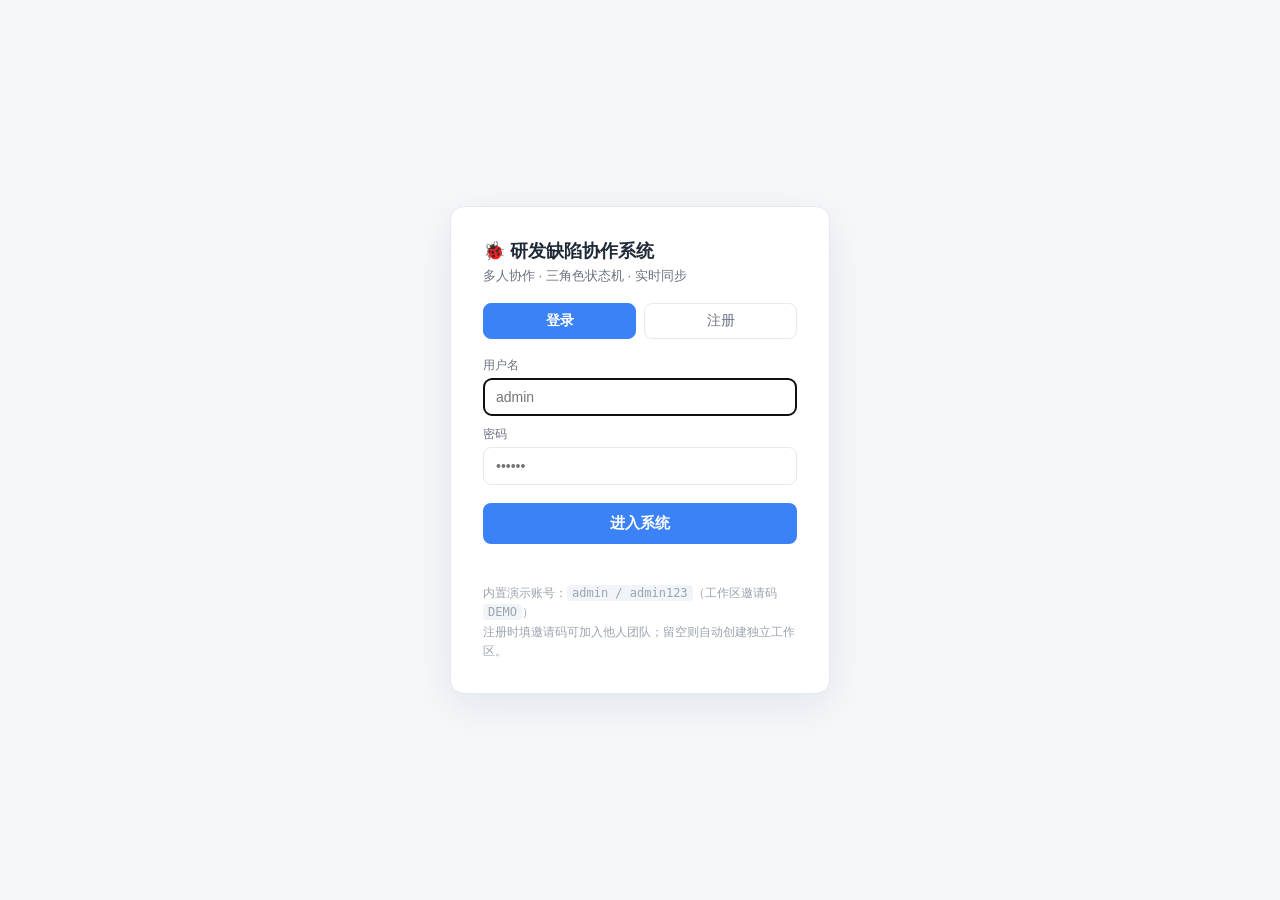
<file: static/login.html>
<!DOCTYPE html>
<html lang="zh-CN">
<head>
<meta charset="utf-8"/>
<meta name="viewport" content="width=device-width,initial-scale=1"/>
<title>登录 · 研发缺陷协作系统</title>
<style>
  *{box-sizing:border-box}
  body{margin:0;font-family:-apple-system,Segoe UI,Microsoft YaHei,sans-serif;background:#f5f7fb;
    display:flex;align-items:center;justify-content:center;min-height:100vh;color:#1f2937}
  .box{background:#fff;border:1px solid #e6e9f0;border-radius:14px;padding:32px;width:min(380px,92vw);
    box-shadow:0 12px 40px rgba(15,23,42,.08)}
  h1{font-size:18px;margin:0 0 4px}
  .sub{font-size:13px;color:#6b7280;margin:0 0 18px}
  .tabs{display:flex;gap:8px;margin-bottom:18px}
  .tabs button{flex:1;padding:8px;border:1px solid #e6e9f0;background:#fff;border-radius:8px;cursor:pointer;font-size:14px;color:#6b7280}
  .tabs button.on{background:#3b82f6;color:#fff;border-color:#3b82f6;font-weight:600}
  label{display:block;font-size:12px;color:#6b7280;margin:10px 0 4px}
  input,select{width:100%;padding:10px 12px;border:1px solid #e6e9f0;border-radius:8px;font-size:14px}
  .row{display:flex;gap:8px}
  .row>div{flex:1}
  button.go{width:100%;margin-top:18px;padding:11px;border:none;border-radius:8px;background:#3b82f6;color:#fff;
    font-size:15px;font-weight:600;cursor:pointer}
  .hint{color:#ef4444;font-size:12px;margin-top:10px;min-height:16px}
  .ok{color:#10b981}
  .tip{font-size:12px;color:#9ca3af;margin-top:14px;line-height:1.6}
  code{background:#f1f5f9;padding:1px 5px;border-radius:4px}
</style>
</head>
<body>
<div class="box">
  <h1>🐞 研发缺陷协作系统</h1>
  <p class="sub">多人协作 · 三角色状态机 · 实时同步</p>
  <div class="tabs">
    <button id="tLogin" class="on" onclick="switchTab('login')">登录</button>
    <button id="tReg" onclick="switchTab('reg')">注册</button>
  </div>

  <div id="login">
    <label>用户名</label><input id="lUser" placeholder="admin" autofocus/>
    <label>密码</label><input id="lPw" type="password" placeholder="••••••"/>
    <button class="go" onclick="doLogin()">进入系统</button>
  </div>

  <div id="reg" style="display:none">
    <label>用户名</label><input id="rUser" placeholder="英文/数字，≥2位"/>
    <label>密码</label><input id="rPw" type="password" placeholder="≥4位"/>
    <label>昵称（留痕显示名）</label><input id="rName" placeholder="如 测试-小美"/>
    <label>我的角色</label>
    <select id="rRole"><option>测试</option><option>产品</option><option>开发</option></select>
    <div class="row">
      <div><label>工作区邀请码（可空）</label><input id="rCode" placeholder="如 DEMO，空则自建"/></div>
      <div><label>或新建工作区名</label><input id="rWs" placeholder="如 我的团队"/></div>
    </div>
    <button class="go" onclick="doReg()">注册并进入</button>
  </div>

  <div class="hint" id="hint"></div>
  <div class="tip">内置演示账号：<code>admin / admin123</code>（工作区邀请码 <code>DEMO</code>）<br/>
  注册时填邀请码可加入他人团队；留空则自动创建独立工作区。</div>
</div>

<script>
const API="";
async function call(path,body){
  const r=await fetch(API+path,{method:'POST',headers:{'Content-Type':'application/json'},body:JSON.stringify(body)});
  const j=await r.json().catch(()=>({}));
  if(!r.ok)throw new Error(j.detail||'错误');
  return j;
}
function switchTab(t){
  document.getElementById('tLogin').classList.toggle('on',t==='login');
  document.getElementById('tReg').classList.toggle('on',t==='reg');
  document.getElementById('login').style.display=t==='login'?'block':'none';
  document.getElementById('reg').style.display=t==='reg'?'block':'none';
}
function go(token){
  localStorage.setItem('defect_token',token);
  location.href='/';
}
async function doLogin(){
  const h=document.getElementById('hint');h.textContent='';
  try{
    const j=await call('/api/auth/login',{username:lUser.value.trim(),password:lPw.value});
    go(j.token);
  }catch(e){h.textContent=e.message;}
}
async function doReg(){
  const h=document.getElementById('hint');h.textContent='';
  try{
    const j=await call('/api/auth/register',{
      username:rUser.value.trim(),password:rPw.value,
      display_name:rName.value.trim()||undefined,
      role:rRole.value,
      workspace_code:rCode.value.trim()?rCode.value.trim().toUpperCase():undefined,
      workspace_name:rWs.value.trim()||undefined
    });
    go(j.token);
  }catch(e){h.textContent=e.message;}
}
document.getElementById('lPw').addEventListener('keydown',e=>{if(e.key==='Enter')doLogin()});
document.getElementById('rPw').addEventListener('keydown',e=>{if(e.key==='Enter')doReg()});
</script>
</body>
</html>
</file>
